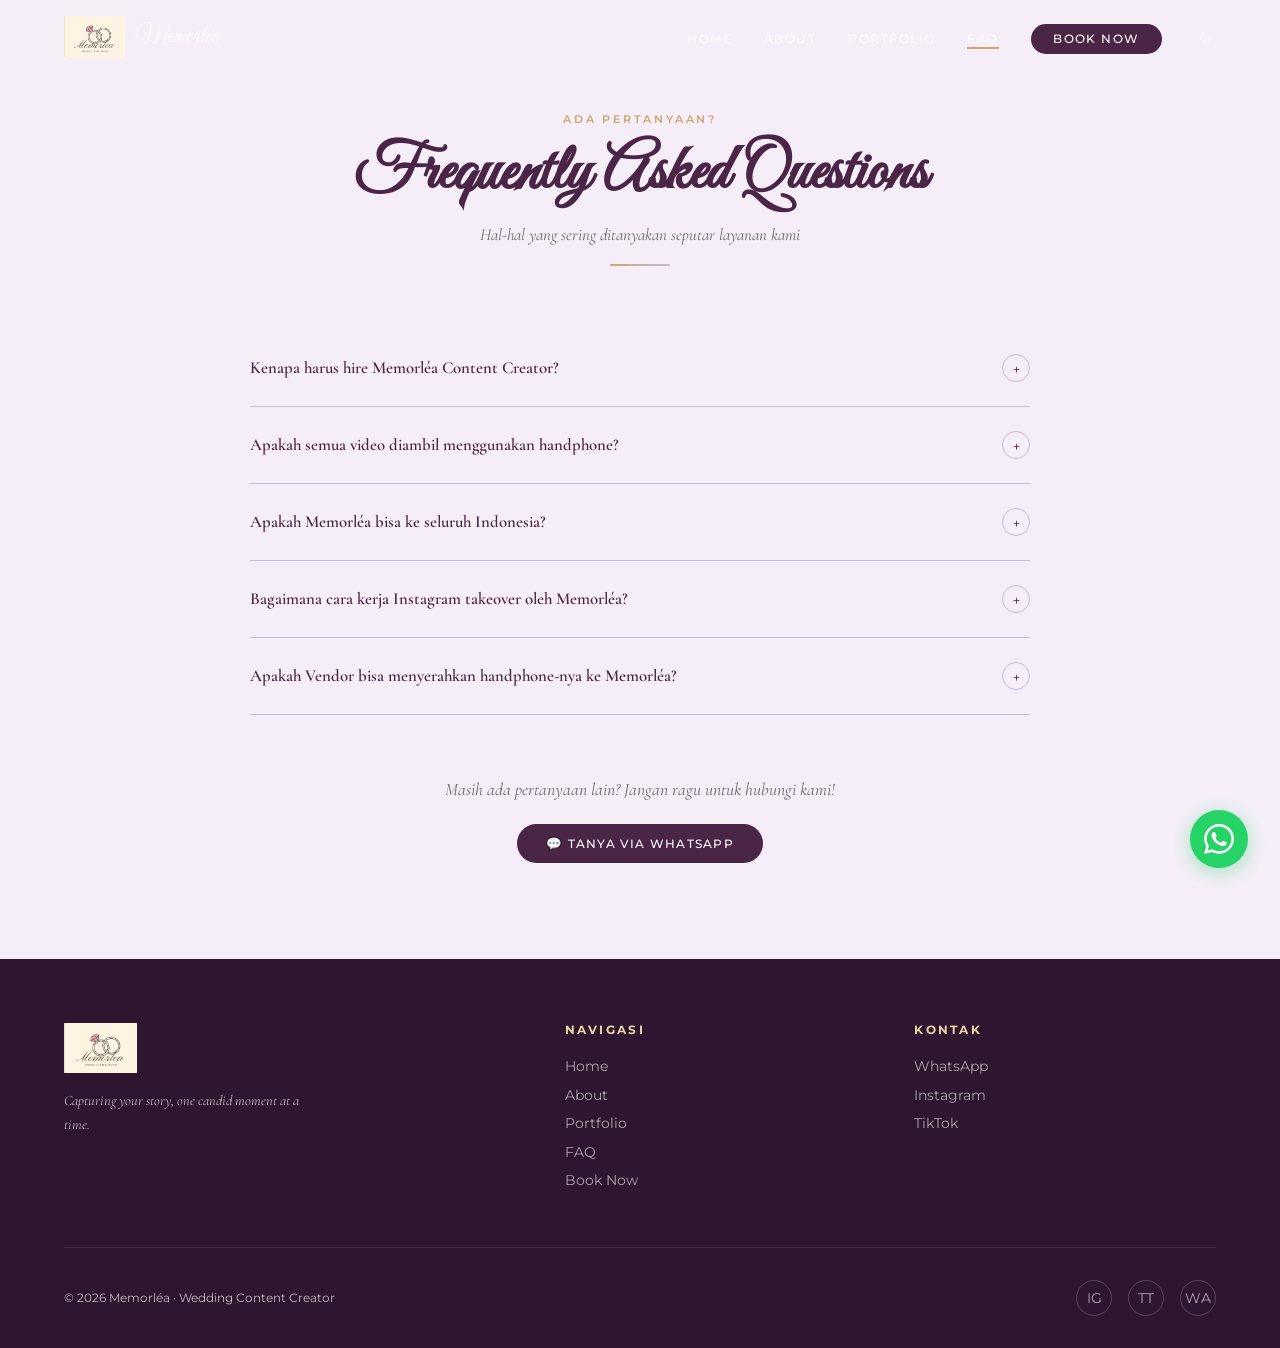
<file: faq.html>
<!DOCTYPE html>
<html lang="id">
<head>
  <meta charset="UTF-8"/>
  <meta name="viewport" content="width=device-width, initial-scale=1.0"/>
  <title>FAQ – Memorléa</title>
  <link rel="icon" type="image/png" href="assets/images/logo.png"/>
  <link rel="stylesheet" href="style.css"/>
</head>
<body>

<div id="loading-screen"><img src="assets/images/logo.png" alt="Memorléa"/><p>Memorléa</p></div>

<nav class="navbar scrolled" id="navbar">
  <a href="index.html" class="navbar-logo" style="text-decoration:none"><img src="assets/images/logo.png" alt="Memorléa"/><span>Memorléa</span></a>
  <ul class="navbar-links" id="navbar-links">
    <li><a href="index.html">Home</a></li>
    <li><a href="about.html">About</a></li>
    <li><a href="portfolio.html">Portfolio</a></li>
    <li><a href="faq.html" class="active">FAQ</a></li>
    <li><a href="form.html" class="nav-cta">Book Now</a></li>
    <li><a href="admin-login.html" class="nav-admin-link" title="Admin">⚙</a></li>
  </ul>
  <div class="hamburger" onclick="toggleMenu()"><span></span><span></span><span></span></div>
</nav>

<main class="section" style="padding-top:7rem;background:var(--blush);min-height:100vh">
  <div class="section-header reveal">
    <p class="section-eyebrow">Ada Pertanyaan?</p>
    <h1 class="section-title">Frequently Asked Questions</h1>
    <p class="section-sub">Hal-hal yang sering ditanyakan seputar layanan kami</p>
    <div class="divider"></div>
  </div>

  <div class="faq-list reveal" id="faq-list">
    <!-- rendered by JS -->
  </div>

  <div style="text-align:center;margin-top:4rem" class="reveal">
    <p style="font-family:var(--font-display);font-size:1.1rem;font-style:italic;color:var(--mid);margin-bottom:1.5rem">
      Masih ada pertanyaan lain? Jangan ragu untuk hubungi kami!
    </p>
    <a href="https://wa.me/6285121148620" target="_blank" class="btn btn-primary">
      💬 Tanya via WhatsApp
    </a>
  </div>
</main>

<footer>
  <div class="footer-grid">
    <div class="footer-brand"><img src="assets/images/logo.png" alt="Memorléa"/><p>Capturing your story, one candid moment at a time.</p></div>
    <div>
      <p class="footer-heading">Navigasi</p>
      <ul class="footer-links">
        <li><a href="index.html">Home</a></li><li><a href="about.html">About</a></li>
        <li><a href="portfolio.html">Portfolio</a></li><li><a href="faq.html">FAQ</a></li>
        <li><a href="form.html">Book Now</a></li>
      </ul>
    </div>
    <div>
      <p class="footer-heading">Kontak</p>
      <ul class="footer-links">
        <li><a href="https://wa.me/6285121148620" target="_blank">WhatsApp</a></li>
        <li><a href="https://www.instagram.com/memorlea" target="_blank">Instagram</a></li>
        <li><a href="https://www.tiktok.com/@memorleya" target="_blank">TikTok</a></li>
      </ul>
    </div>
  </div>
  <div class="footer-bottom">
    <p>© 2026 Memorléa · Wedding Content Creator</p>
    <div class="footer-social">
      <a href="https://www.instagram.com/memorlea" target="_blank">IG</a>
      <a href="https://www.tiktok.com/@memorleya" target="_blank">TT</a>
      <a href="https://wa.me/6285121148620" target="_blank">WA</a>
    </div>
  </div>
</footer>

<a href="https://wa.me/6285121148620" target="_blank" class="wa-float">
  <svg viewBox="0 0 24 24"><path d="M17.472 14.382c-.297-.149-1.758-.867-2.03-.967-.273-.099-.471-.148-.67.15-.197.297-.767.966-.94 1.164-.173.199-.347.223-.644.075-.297-.15-1.255-.463-2.39-1.475-.883-.788-1.48-1.761-1.653-2.059-.173-.297-.018-.458.13-.606.134-.133.298-.347.446-.52.149-.174.198-.298.298-.497.099-.198.05-.371-.025-.52-.075-.149-.669-1.612-.916-2.207-.242-.579-.487-.5-.669-.51-.173-.008-.371-.01-.57-.01-.198 0-.52.074-.792.372-.272.297-1.04 1.016-1.04 2.479 0 1.462 1.065 2.875 1.213 3.074.149.198 2.096 3.2 5.077 4.487.709.306 1.262.489 1.694.625.712.227 1.36.195 1.871.118.571-.085 1.758-.719 2.006-1.413.248-.694.248-1.289.173-1.413-.074-.124-.272-.198-.57-.347m-5.421 7.403h-.004a9.87 9.87 0 01-5.031-1.378l-.361-.214-3.741.982.998-3.648-.235-.374a9.86 9.86 0 01-1.51-5.26c.001-5.45 4.436-9.884 9.888-9.884 2.64 0 5.122 1.03 6.988 2.898a9.825 9.825 0 012.893 6.994c-.003 5.45-4.437 9.884-9.885 9.884m8.413-18.297A11.815 11.815 0 0012.05 0C5.495 0 .16 5.335.157 11.892c0 2.096.547 4.142 1.588 5.945L.057 24l6.305-1.654a11.882 11.882 0 005.683 1.448h.005c6.554 0 11.89-5.335 11.893-11.893a11.821 11.821 0 00-3.48-8.413Z"/></svg>
</a>

<script src="js/faq.js"></script>
</body>
</html>
</file>
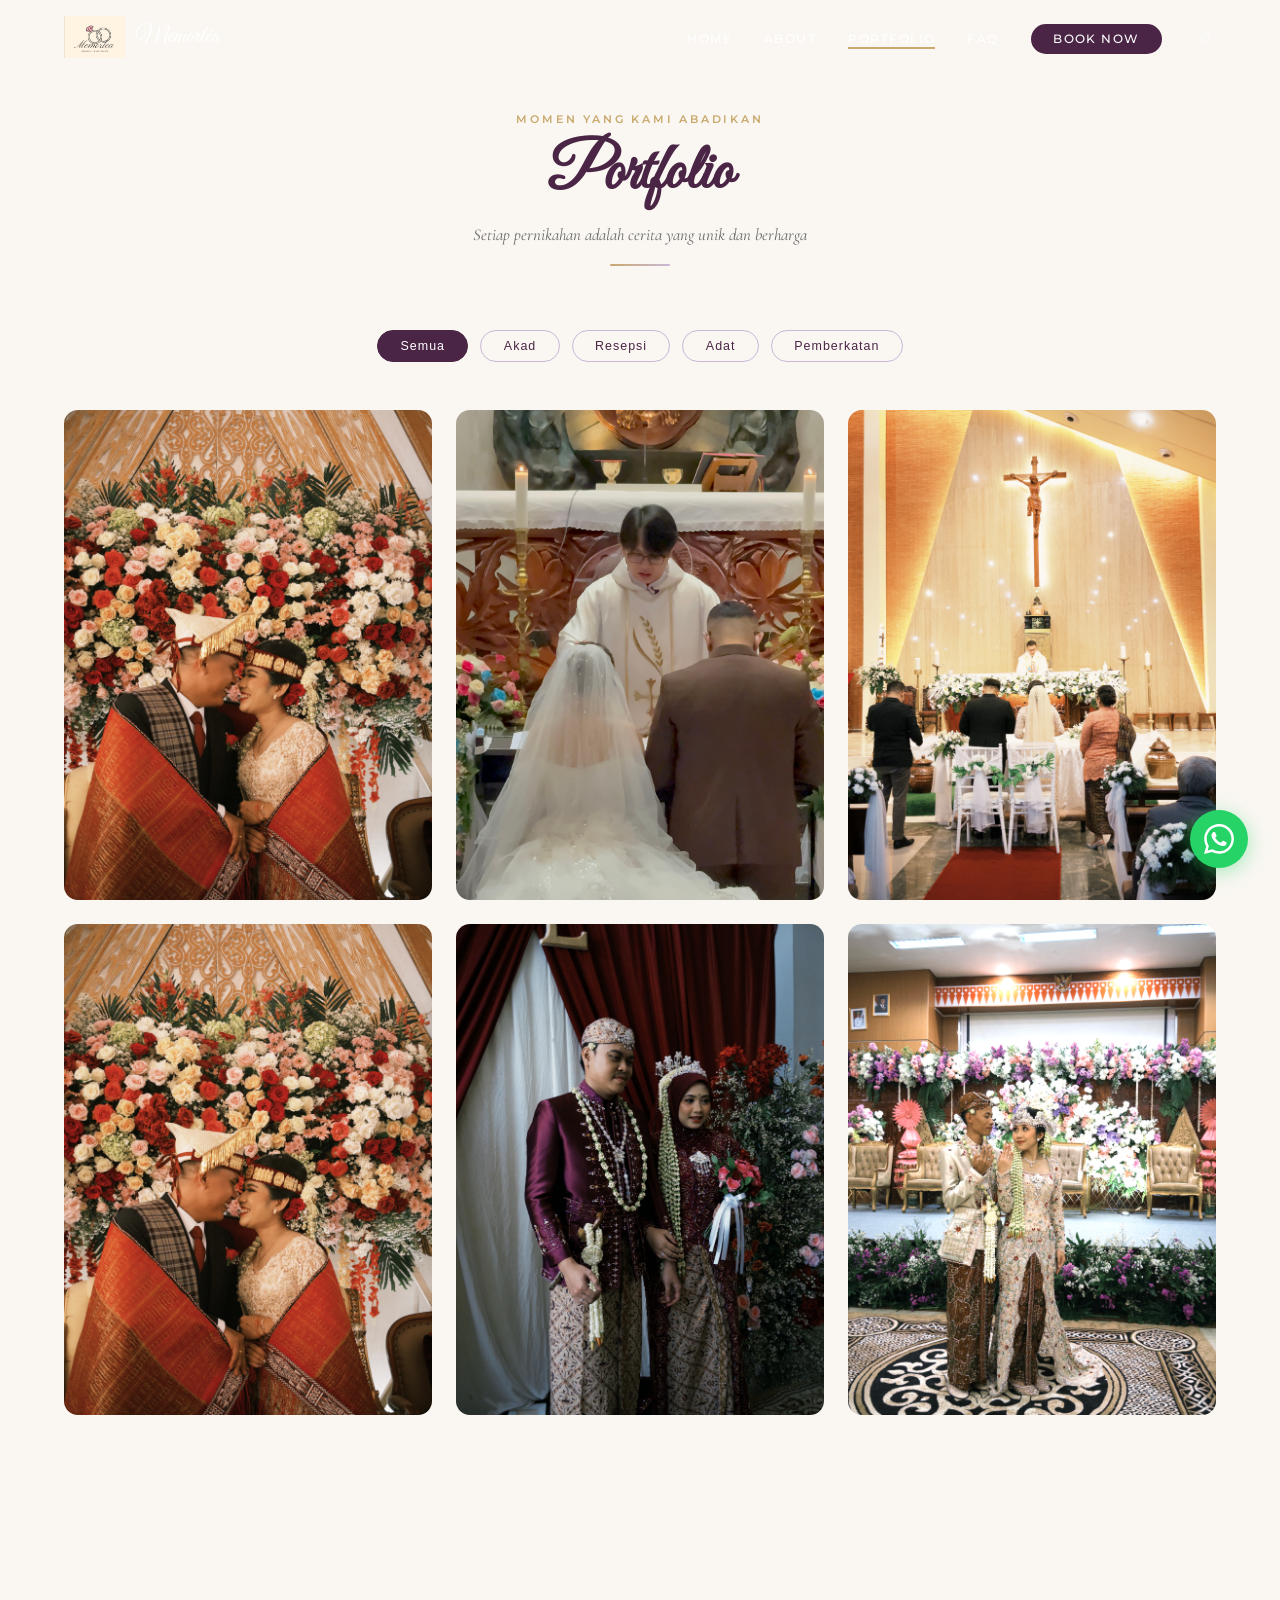
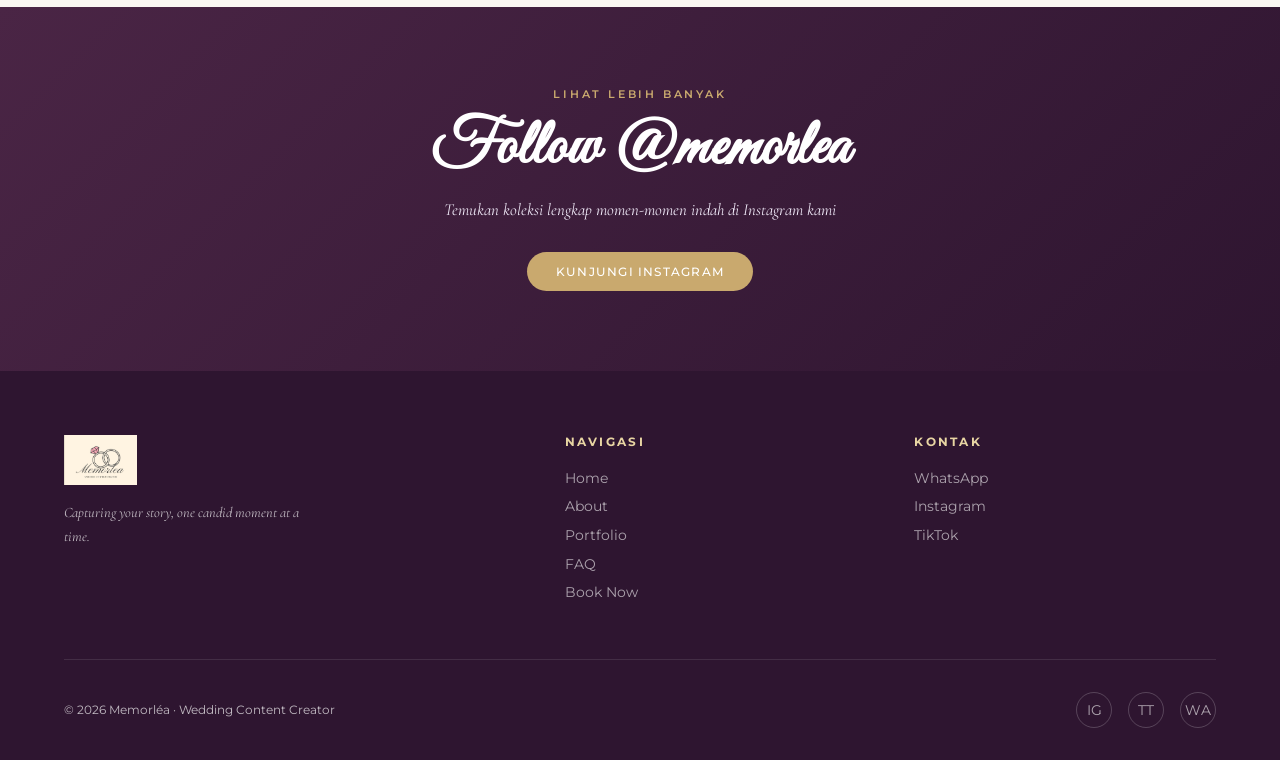
<file: portfolio.html>
<!DOCTYPE html>
<html lang="id">
<head>
  <meta charset="UTF-8"/>
  <meta name="viewport" content="width=device-width, initial-scale=1.0"/>
  <title>Portfolio – Memorléa</title>
  <link rel="icon" type="image/png" href="assets/images/logo.png"/>
  <link rel="stylesheet" href="style.css"/>
  <style>
    .portfolio-filter { display:flex; gap:0.75rem; justify-content:center; flex-wrap:wrap; margin-bottom:3rem; }
    .filter-btn { padding:0.5rem 1.4rem; border-radius:var(--radius-lg); border:1.5px solid var(--lavender); background:transparent; font-size:0.78rem; font-weight:500; letter-spacing:0.08em; cursor:pointer; color:var(--plum); transition:all var(--transition); }
    .filter-btn.active, .filter-btn:hover { background:var(--plum); color:var(--white); border-color:var(--plum); }
    .portfolio-full-grid { display:grid; grid-template-columns:repeat(3,1fr); gap:1.5rem; }
    @media(max-width:768px){ .portfolio-full-grid { grid-template-columns:repeat(2,1fr); } }
    @media(max-width:480px){ .portfolio-full-grid { grid-template-columns:1fr; } }
  </style>
</head>
<body>

<div id="loading-screen"><img src="assets/images/logo.png" alt="Memorléa"/><p>Memorléa</p></div>

<nav class="navbar scrolled" id="navbar">
  <a href="index.html" class="navbar-logo" style="text-decoration:none"><img src="assets/images/logo.png" alt="Memorléa"/><span>Memorléa</span></a>
  <ul class="navbar-links" id="navbar-links">
    <li><a href="index.html">Home</a></li>
    <li><a href="about.html">About</a></li>
    <li><a href="portfolio.html" class="active">Portfolio</a></li>
    <li><a href="faq.html">FAQ</a></li>
    <li><a href="form.html" class="nav-cta">Book Now</a></li>
    <li><a href="admin-login.html" class="nav-admin-link" title="Admin">⚙</a></li>
  </ul>
  <div class="hamburger" onclick="toggleMenu()"><span></span><span></span><span></span></div>
</nav>

<main class="section" style="padding-top:7rem">
  <div class="section-header reveal">
    <p class="section-eyebrow">Momen yang Kami Abadikan</p>
    <h1 class="section-title">Portfolio</h1>
    <p class="section-sub">Setiap pernikahan adalah cerita yang unik dan berharga</p>
    <div class="divider"></div>
  </div>

  <div class="portfolio-filter reveal">
    <button class="filter-btn active" onclick="filterPortfolio('all', this)">Semua</button>
    <button class="filter-btn" onclick="filterPortfolio('akad', this)">Akad</button>
    <button class="filter-btn" onclick="filterPortfolio('resepsi', this)">Resepsi</button>
    <button class="filter-btn" onclick="filterPortfolio('adat', this)">Adat</button>
    <button class="filter-btn" onclick="filterPortfolio('pemberkatan', this)">Pemberkatan</button>
  </div>

  <div class="portfolio-full-grid" id="portfolio-grid">
    <!-- rendered by JS -->
  </div>
</main>

<section class="instagram-section" style="margin-top:6rem">
  <div class="reveal">
    <p class="section-eyebrow" style="color:var(--gold)">Lihat Lebih Banyak</p>
    <h2 class="section-title">Follow @memorlea</h2>
    <p class="section-sub">Temukan koleksi lengkap momen-momen indah di Instagram kami</p>
    <a href="https://www.instagram.com/memorlea?igsh=MXNvOTRiZTgyZTAydg%3D%3D&utm_source=qr" target="_blank" class="btn btn-gold" style="margin-top:2rem">Kunjungi Instagram</a>
  </div>
</section>

<footer>
  <div class="footer-grid">
    <div class="footer-brand"><img src="assets/images/logo.png" alt="Memorléa"/><p>Capturing your story, one candid moment at a time.</p></div>
    <div>
      <p class="footer-heading">Navigasi</p>
      <ul class="footer-links">
        <li><a href="index.html">Home</a></li><li><a href="about.html">About</a></li>
        <li><a href="portfolio.html">Portfolio</a></li><li><a href="faq.html">FAQ</a></li>
        <li><a href="form.html">Book Now</a></li>
      </ul>
    </div>
    <div>
      <p class="footer-heading">Kontak</p>
      <ul class="footer-links">
        <li><a href="https://wa.me/6285121148620" target="_blank">WhatsApp</a></li>
        <li><a href="https://www.instagram.com/memorlea" target="_blank">Instagram</a></li>
        <li><a href="https://www.tiktok.com/@memorleya" target="_blank">TikTok</a></li>
      </ul>
    </div>
  </div>
  <div class="footer-bottom">
    <p>© 2026 Memorléa · Wedding Content Creator</p>
    <div class="footer-social">
      <a href="https://www.instagram.com/memorlea" target="_blank">IG</a>
      <a href="https://www.tiktok.com/@memorleya" target="_blank">TT</a>
      <a href="https://wa.me/6285121148620" target="_blank">WA</a>
    </div>
  </div>
</footer>

<a href="https://wa.me/6285121148620" target="_blank" class="wa-float">
  <svg viewBox="0 0 24 24"><path d="M17.472 14.382c-.297-.149-1.758-.867-2.03-.967-.273-.099-.471-.148-.67.15-.197.297-.767.966-.94 1.164-.173.199-.347.223-.644.075-.297-.15-1.255-.463-2.39-1.475-.883-.788-1.48-1.761-1.653-2.059-.173-.297-.018-.458.13-.606.134-.133.298-.347.446-.52.149-.174.198-.298.298-.497.099-.198.05-.371-.025-.52-.075-.149-.669-1.612-.916-2.207-.242-.579-.487-.5-.669-.51-.173-.008-.371-.01-.57-.01-.198 0-.52.074-.792.372-.272.297-1.04 1.016-1.04 2.479 0 1.462 1.065 2.875 1.213 3.074.149.198 2.096 3.2 5.077 4.487.709.306 1.262.489 1.694.625.712.227 1.36.195 1.871.118.571-.085 1.758-.719 2.006-1.413.248-.694.248-1.289.173-1.413-.074-.124-.272-.198-.57-.347m-5.421 7.403h-.004a9.87 9.87 0 01-5.031-1.378l-.361-.214-3.741.982.998-3.648-.235-.374a9.86 9.86 0 01-1.51-5.26c.001-5.45 4.436-9.884 9.888-9.884 2.64 0 5.122 1.03 6.988 2.898a9.825 9.825 0 012.893 6.994c-.003 5.45-4.437 9.884-9.885 9.884m8.413-18.297A11.815 11.815 0 0012.05 0C5.495 0 .16 5.335.157 11.892c0 2.096.547 4.142 1.588 5.945L.057 24l6.305-1.654a11.882 11.882 0 005.683 1.448h.005c6.554 0 11.89-5.335 11.893-11.893a11.821 11.821 0 00-3.48-8.413Z"/></svg>
</a>

<script src="js/portfolio.js"></script>
</body>
</html>
</file>
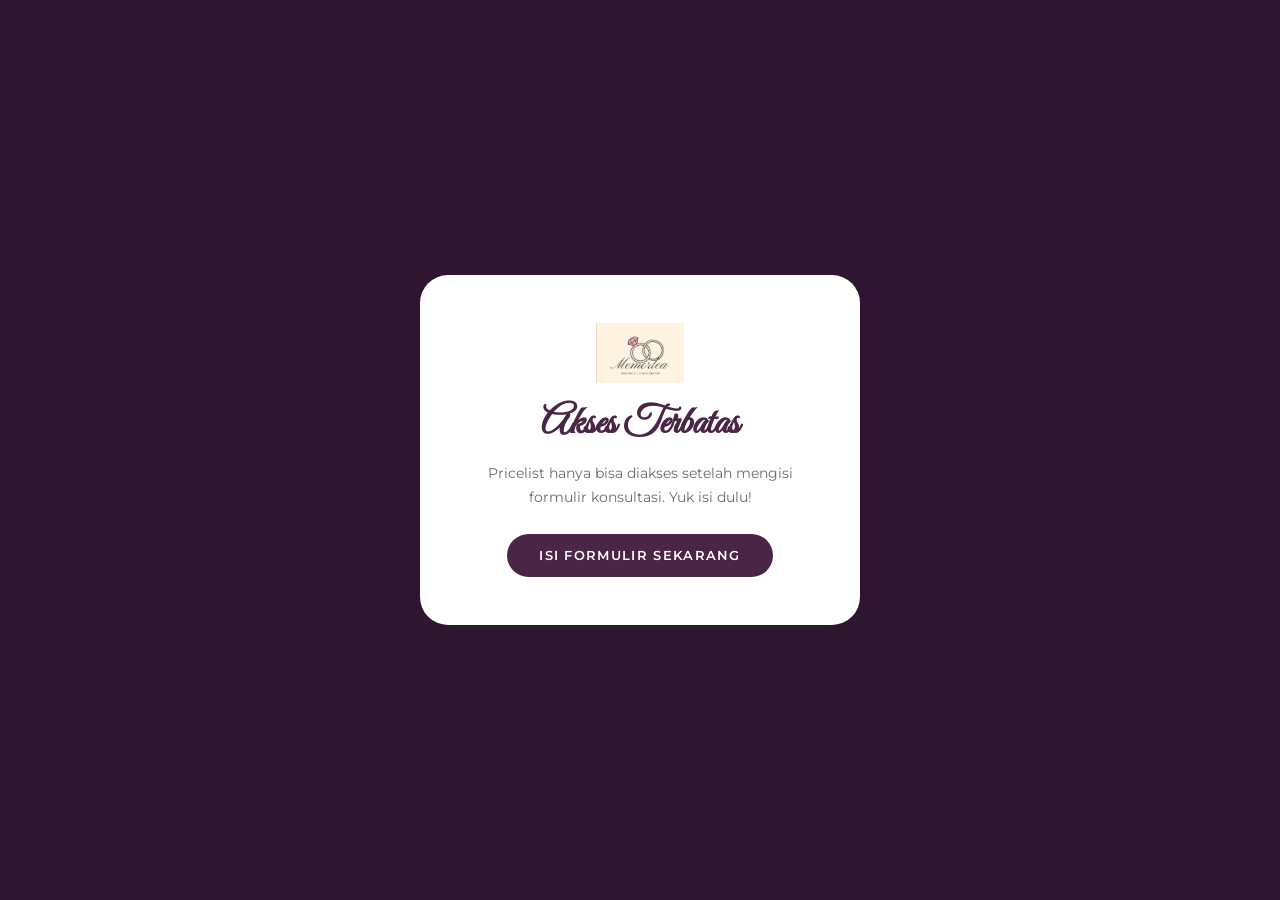
<file: pricelist.html>
<!DOCTYPE html>
<html lang="id">
<head>
  <meta charset="UTF-8"/>
  <meta name="viewport" content="width=device-width, initial-scale=1.0"/>
  <title>Pricelist 2026 – Memorléa</title>
  <link rel="icon" type="image/png" href="assets/images/logo.png"/>
  <link rel="stylesheet" href="style.css"/>
</head>
<body>

<div id="loading-screen">
  <img src="assets/images/logo.png" alt="Memorléa"/>
  <p>Memorléa</p>
</div>
<div class="page-transition" id="page-transition"></div>

<nav class="navbar scrolled" id="navbar">
  <a href="index.html" class="navbar-logo" style="text-decoration:none">
    <img src="assets/images/logo.png" alt="Memorléa"/>
    <span>Memorléa</span>
  </a>
  <ul class="navbar-links" id="navbar-links">
    <li><a href="index.html">Home</a></li>
    <li><a href="about.html">About</a></li>
    <li><a href="portfolio.html">Portfolio</a></li>
    <li><a href="faq.html">FAQ</a></li>
    <li><a href="form.html" class="nav-cta">Book Now</a></li>
    <li><a href="admin-login.html" class="nav-admin-link" title="Admin">⚙</a></li>
  </ul>
  <div class="hamburger" onclick="toggleMenu()"><span></span><span></span><span></span></div>
</nav>

<main class="pricelist-page" id="pricelist-content" style="display:none">

  <!-- Cover -->
  <div class="pricelist-cover">
    <img src="assets/images/hero2.jpg" alt="Pricelist Cover"/>
    <div class="pricelist-cover-overlay">
      <div class="pricelist-cover-logo">
        <img src="assets/images/logo.png" alt="Memorléa"/>
      </div>
      <p class="pricelist-cover-title">Price Guide</p>
      <p class="pricelist-cover-year">FOR 2026</p>
    </div>
  </div>

  <!-- Actions -->
  <div class="pricelist-actions">
    <a href="https://wa.me/6285121148620" target="_blank" class="btn btn-primary" id="wa-contact-btn">
      📱 Chat via WhatsApp
    </a>
    <a href="assets/Pricelist_Memorlea_2026.pdf" download class="btn btn-plum-outline">
      ⬇ Download Pricelist
    </a>
  </div>

  <!-- Luxury Wedding -->
  <div class="pricelist-section">
    <h2 class="pricelist-section-title">Luxury Wedding</h2>
    <div class="packages-grid" style="max-width:480px;margin:0 auto">
      <div class="package-card featured">
        <div class="package-header">
          <p class="package-name">Luxury Wedding</p>
          <p class="package-coverage">Preparation + Akad/Pemberkatan + Reception/Adat</p>
          <p style="font-size:0.72rem;color:var(--lavender-lt);margin-top:0.3rem">*Cocok untuk Batak Wedding atau Luxury Wedding</p>
          <div class="package-price">
            <p class="package-price-old">Rp2.100.000</p>
            <p class="package-price-new">Rp1.750.000</p>
          </div>
        </div>
        <div class="package-body">
          <ul class="package-features">
            <li>8–9 jam standby</li>
            <li>1x online meeting concept</li>
            <li>Free Instagram takeovers</li>
            <li>2 crew content creator</li>
            <li>Hingga <strong>25 edited IG Story</strong> (15 Real Time, 10 Same Day | Mix Photos & Videos)</li>
            <li>2 Highlight Moments (edited, 15 & 30s)</li>
            <li>1 Recap Video</li>
            <li>Banyak Candid Photos</li>
            <li>3 TikTok trend videos (by request)</li>
            <li>Semua video unedited dalam 48 jam</li>
            <li style="color:#dc2626">Belum termasuk biaya transport</li>
          </ul>
        </div>
      </div>
    </div>
  </div>

  <!-- Wedding Packages -->
  <div class="pricelist-section">
    <h2 class="pricelist-section-title">Wedding Packages</h2>
    <p style="text-align:center;font-size:0.85rem;color:var(--mid);margin-bottom:2rem">
      Semua paket sudah termasuk 1 crew content creator, free Instagram takeover, bonus candid photos,<br/>
      dan semua video unedited dikirim dalam 48 jam. Biaya transportasi belum termasuk.
    </p>
    <div class="packages-grid">

      <div class="package-card featured">
        <span class="package-badge">Best Seller</span>
        <div class="package-header">
          <p class="package-name">Parelta</p>
          <p class="package-coverage">Preparation + Akad/Pemberkatan + Reception/Adat</p>
          <div class="package-price">
            <p class="package-price-old">Rp1.400.000</p>
            <p class="package-price-new">Rp1.000.000</p>
          </div>
        </div>
        <div class="package-body">
          <ul class="package-features">
            <li>8 jam standby</li>
            <li>Hingga <strong>20 edited IG Story</strong> (15 Real Time, 5 Same Day)</li>
            <li>1 Recap Video</li>
            <li>2 Highlight Moments (edited 30s, 15s)</li>
            <li>3 TikTok trend videos (by request)</li>
          </ul>
        </div>
      </div>

      <div class="package-card">
        <div class="package-header">
          <p class="package-name">Tara</p>
          <p class="package-coverage">Akad/Pemberkatan + Reception/Adat<br/>*Tanpa preparation</p>
          <div class="package-price">
            <p class="package-price-old">Rp1.000.000</p>
            <p class="package-price-new">Rp725.000</p>
          </div>
        </div>
        <div class="package-body">
          <ul class="package-features">
            <li>6 jam standby</li>
            <li>Hingga <strong>15 edited IG Story</strong> (10 Real Time, 5 Same Day)</li>
            <li>2 Highlight Moments (edited 30s, 15s)</li>
            <li>2 TikTok trend videos (by request)</li>
          </ul>
        </div>
      </div>

      <div class="package-card">
        <div class="package-header">
          <p class="package-name">Sean</p>
          <p class="package-coverage">Akad/Pemberkatan atau Reception Only</p>
          <div class="package-price">
            <p class="package-price-old">Rp750.000</p>
            <p class="package-price-new">Rp575.000</p>
          </div>
        </div>
        <div class="package-body">
          <ul class="package-features">
            <li>4 jam standby</li>
            <li>Hingga <strong>10 IG Story</strong> (Real Time)</li>
            <li>1 Recap Video</li>
            <li>2 TikTok trend videos (by request)</li>
          </ul>
        </div>
      </div>

    </div>
  </div>

  <!-- Event Packages -->
  <div class="pricelist-section">
    <h2 class="pricelist-section-title">Event Packages</h2>
    <div class="packages-grid" style="max-width:640px;margin:0 auto">

      <div class="package-card">
        <div class="package-header">
          <p class="package-name">Pre-Wedding</p>
          <p class="package-coverage">Engagement, Bridal Shower, Siraman, Sangjit, Prewedd Photoshoot, dll</p>
          <div class="package-price">
            <p class="package-price-old">Rp600.000</p>
            <p class="package-price-new">Rp450.000</p>
          </div>
        </div>
        <div class="package-body">
          <ul class="package-features">
            <li>3 jam standby</li>
            <li>Hingga 7 IG Story (Same Day)</li>
            <li>1 Recap Video</li>
            <li>1 Highlight Moment (edited 30s)</li>
            <li>2 TikTok trend videos (by request)</li>
          </ul>
        </div>
      </div>

      <div class="package-card">
        <div class="package-header">
          <p class="package-name">Non Wedding</p>
          <p class="package-coverage">Graduation, Birthday, Gathering, dll</p>
          <div class="package-price">
            <p class="package-price-old">Rp500.000</p>
            <p class="package-price-new">Rp400.000</p>
          </div>
        </div>
        <div class="package-body">
          <ul class="package-features">
            <li>2 jam standby</li>
            <li>1 Recap Video</li>
            <li>2 Highlight Moments (edited 30s, 15s)</li>
            <li>2 TikTok trend videos (by request)</li>
          </ul>
        </div>
      </div>

    </div>
  </div>

  <!-- Add-ons -->
  <div class="pricelist-section">
    <h2 class="pricelist-section-title">Additional Add-ons</h2>
    <div class="addons-grid">
      <div class="addon-card">
        <p class="addon-title">Extended Coverage Hours</p>
        <p class="addon-price">Rp125.000 / jam</p>
      </div>
      <div class="addon-card">
        <p class="addon-title">Early Morning Coverage</p>
        <p class="addon-price">Rp100.000 / jam</p>
        <p class="addon-note">Mulai sebelum pukul 06.00</p>
      </div>
      <div class="addon-card">
        <p class="addon-title">Additional Crew Member</p>
        <p class="addon-price">Rp400K – Rp800K</p>
        <p class="addon-note">Per crew, berdasarkan durasi</p>
      </div>
      <div class="addon-card">
        <p class="addon-title">Extra Highlight Moment</p>
        <p class="addon-price">Rp50.000</p>
      </div>
      <div class="addon-card">
        <p class="addon-title">TikTok Trend Recreation</p>
        <p class="addon-price">Rp50.000</p>
      </div>
      <div class="addon-card">
        <p class="addon-title">Landscape Format Output</p>
        <p class="addon-price">Rp400.000</p>
      </div>
    </div>
  </div>

  <!-- T&C -->
  <div class="pricelist-section">
    <h2 class="pricelist-section-title">Terms &amp; Conditions</h2>
    <div class="tnc-box">
      <h4>Booking &amp; Pembayaran</h4>
      <ul>
        <li>Wajib DP 50% untuk booking tanggal, pelunasan maksimal H-3 sebelum acara.</li>
        <li>DP bersifat non-refundable jika pembatalan dilakukan oleh klien. Force Majeure akan didiskusikan bersama.</li>
        <li>Reschedule hanya 1x, sesuai ketersediaan tim.</li>
      </ul>
      <h4>Jadwal &amp; Rundown</h4>
      <ul>
        <li>Jam di form = jam mulai shooting.</li>
        <li>Klien wajib mengirim rundown final &amp; referensi konten maksimal H-2.</li>
        <li>Klien wajib menginformasikan WO/vendor terkait penggunaan jasa Memorléa.</li>
      </ul>
      <h4>Durasi &amp; Additional Hours</h4>
      <ul>
        <li>Kelebihan waktu lebih dari 30 menit akan dikenakan biaya tambahan setara 1 jam kerja.</li>
      </ul>
      <h4>Konten &amp; Hak Penggunaan</h4>
      <ul>
        <li>Konten dapat digunakan untuk promosi, kecuali klien menyampaikan keberatan secara tertulis.</li>
      </ul>
      <h4>Transportasi</h4>
      <ul>
        <li>Seluruh harga belum termasuk biaya transportasi, disesuaikan dengan lokasi acara.</li>
      </ul>
      <h4>Pengiriman File</h4>
      <ul>
        <li>File dikirim via Google Drive dengan masa aktif link <strong>2 minggu</strong> sejak tanggal pengiriman.</li>
      </ul>
    </div>
  </div>

</main>

<!-- Gate: redirect jika tidak ada token -->
<div id="gate-overlay" style="display:none;position:fixed;inset:0;background:var(--plum-dark);z-index:9999;display:flex;align-items:center;justify-content:center;text-align:center;padding:2rem">
  <div style="background:white;border-radius:28px;padding:3rem 2.5rem;max-width:440px">
    <img src="assets/images/logo.png" style="height:60px;margin:0 auto 1rem"/>
    <h2 style="font-family:'Great Vibes',cursive;font-size:2.5rem;color:#4A2545">Akses Terbatas</h2>
    <p style="font-size:0.9rem;color:#6B6B6B;margin-top:0.75rem;line-height:1.7">Pricelist hanya bisa diakses setelah mengisi formulir konsultasi. Yuk isi dulu!</p>
    <a href="form.html" style="display:inline-block;margin-top:1.5rem;padding:0.85rem 2rem;background:#4A2545;color:white;border-radius:28px;font-size:0.82rem;font-weight:600;letter-spacing:0.1em;text-transform:uppercase">Isi Formulir Sekarang</a>
  </div>
</div>

<a href="https://wa.me/6285121148620" target="_blank" class="wa-float">
  <svg viewBox="0 0 24 24"><path d="M17.472 14.382c-.297-.149-1.758-.867-2.03-.967-.273-.099-.471-.148-.67.15-.197.297-.767.966-.94 1.164-.173.199-.347.223-.644.075-.297-.15-1.255-.463-2.39-1.475-.883-.788-1.48-1.761-1.653-2.059-.173-.297-.018-.458.13-.606.134-.133.298-.347.446-.52.149-.174.198-.298.298-.497.099-.198.05-.371-.025-.52-.075-.149-.669-1.612-.916-2.207-.242-.579-.487-.5-.669-.51-.173-.008-.371-.01-.57-.01-.198 0-.52.074-.792.372-.272.297-1.04 1.016-1.04 2.479 0 1.462 1.065 2.875 1.213 3.074.149.198 2.096 3.2 5.077 4.487.709.306 1.262.489 1.694.625.712.227 1.36.195 1.871.118.571-.085 1.758-.719 2.006-1.413.248-.694.248-1.289.173-1.413-.074-.124-.272-.198-.57-.347m-5.421 7.403h-.004a9.87 9.87 0 01-5.031-1.378l-.361-.214-3.741.982.998-3.648-.235-.374a9.86 9.86 0 01-1.51-5.26c.001-5.45 4.436-9.884 9.888-9.884 2.64 0 5.122 1.03 6.988 2.898a9.825 9.825 0 012.893 6.994c-.003 5.45-4.437 9.884-9.885 9.884m8.413-18.297A11.815 11.815 0 0012.05 0C5.495 0 .16 5.335.157 11.892c0 2.096.547 4.142 1.588 5.945L.057 24l6.305-1.654a11.882 11.882 0 005.683 1.448h.005c6.554 0 11.89-5.335 11.893-11.893a11.821 11.821 0 00-3.48-8.413Z"/></svg>
</a>

<script src="js/pricelist.js"></script>
</body>
</html>
</file>
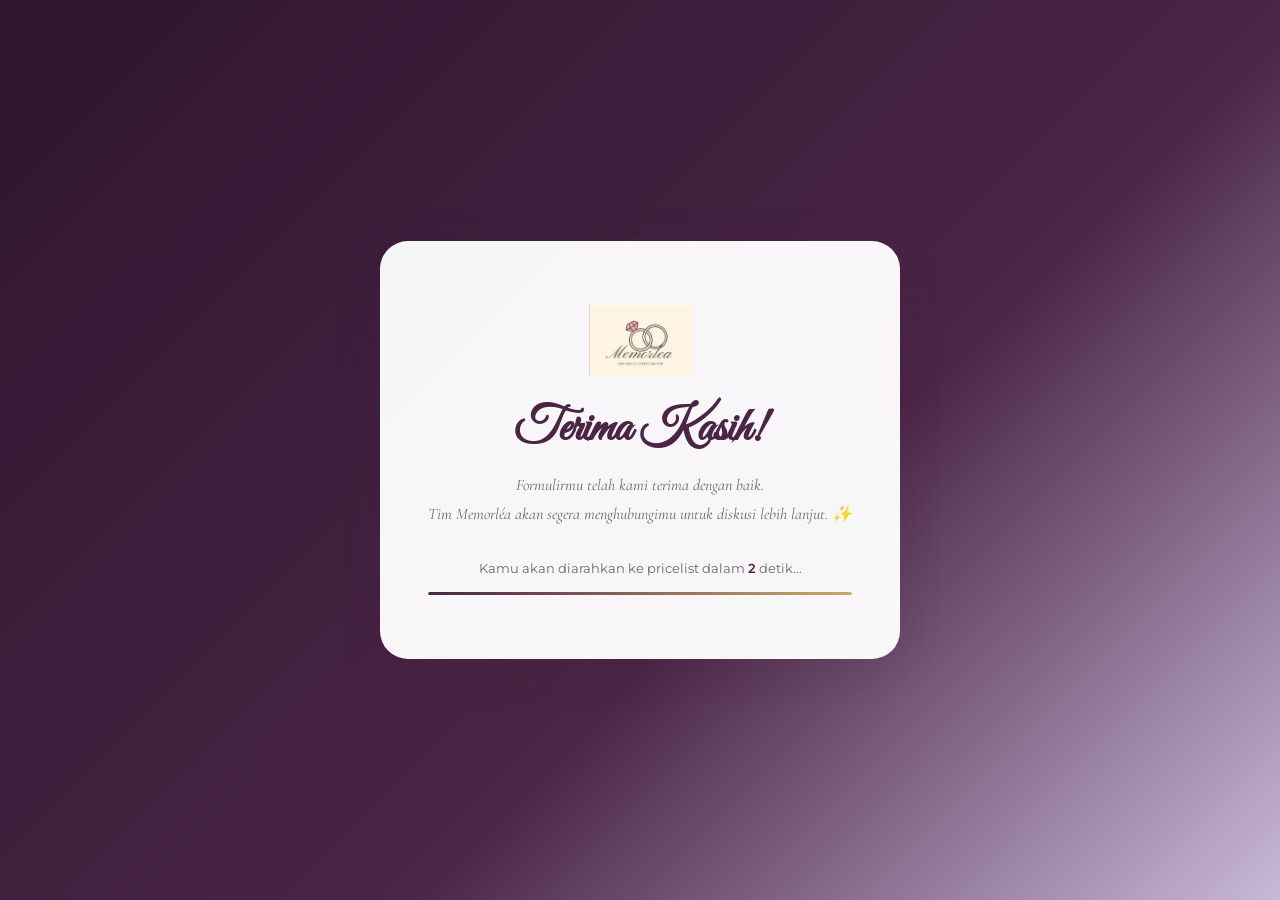
<file: thankyou.html>
<!DOCTYPE html>
<html lang="id">
<head>
  <meta charset="UTF-8"/>
  <meta name="viewport" content="width=device-width, initial-scale=1.0"/>
  <title>Terima Kasih – Memorléa</title>
  <link rel="icon" type="image/png" href="assets/images/logo.png"/>
  <link rel="stylesheet" href="style.css"/>
</head>
<body>

<main class="thankyou-page">
  <div class="thankyou-card">
    <img src="assets/images/logo.png" alt="Memorléa"/>
    <h1 class="thankyou-title">Terima Kasih!</h1>
    <p class="thankyou-msg" id="thankyou-msg">
      Formulirmu telah kami terima dengan baik.<br/>
      Tim Memorléa akan segera menghubungimu untuk diskusi lebih lanjut. ✨
    </p>
    <p class="thankyou-redirect">
      Kamu akan diarahkan ke pricelist dalam <span id="countdown">3</span> detik...
    </p>
    <div class="thankyou-progress">
      <div class="thankyou-progress-bar" id="progress-bar"></div>
    </div>
  </div>
</main>

<script src="js/thankyou.js"></script>
</body>
</html>
</file>
<file: style.css>
@import url('https://fonts.googleapis.com/css2?family=Cormorant+Garamond:ital,wght@0,300;0,400;0,600;1,300;1,400&family=Great+Vibes&family=Montserrat:wght@300;400;500;600&display=swap');

:root {
  --plum:        #4A2545;
  --plum-dark:   #2E1530;
  --lavender:    #C9B8D8;
  --lavender-lt: #EDE6F5;
  --blush:       #F5EEF8;
  --cream:       #FAF7F2;
  --gold:        #C9A96E;
  --gold-lt:     #E8D5A3;
  --charcoal:    #2C2C2C;
  --mid:         #6B6B6B;
  --white:       #FFFFFF;
  --font-script:  'Great Vibes', cursive;
  --font-display: 'Cormorant Garamond', serif;
  --font-body:    'Montserrat', sans-serif;
  --radius-sm: 6px;
  --radius-md: 14px;
  --radius-lg: 28px;
  --transition: 0.35s cubic-bezier(0.4,0,0.2,1);
  --shadow-soft: 0 4px 24px rgba(74,37,69,0.10);
  --shadow-md:   0 8px 40px rgba(74,37,69,0.18);
}
*,*::before,*::after{box-sizing:border-box;margin:0;padding:0}
html{scroll-behavior:smooth;font-size:16px}
body{font-family:var(--font-body);background:var(--cream);color:var(--charcoal);overflow-x:hidden}
img{display:block;max-width:100%}
a{text-decoration:none;color:inherit}
ul{list-style:none}

/* LOADING */
#loading-screen{position:fixed;inset:0;background:var(--plum-dark);display:flex;flex-direction:column;align-items:center;justify-content:center;z-index:9999;transition:opacity 0.6s ease,visibility 0.6s ease}
#loading-screen.hidden{opacity:0;visibility:hidden;pointer-events:none}
#loading-screen img{width:110px;animation:pulse 1.8s ease-in-out infinite}
#loading-screen p{font-family:var(--font-script);color:var(--gold-lt);font-size:1.4rem;margin-top:1rem}
@keyframes pulse{0%,100%{opacity:1;transform:scale(1)}50%{opacity:0.6;transform:scale(0.95)}}

/* NAVBAR */
.navbar{position:fixed;top:0;left:0;right:0;z-index:100;display:flex;align-items:center;justify-content:space-between;padding:1rem 5%;background:transparent;transition:background var(--transition),box-shadow var(--transition)}
.navbar.scrolled{background:rgba(250,247,242,0.97);backdrop-filter:blur(16px);-webkit-backdrop-filter:blur(16px);box-shadow:0 2px 20px rgba(74,37,69,0.08)}
.navbar-logo{display:flex;align-items:center;gap:0.6rem}
.navbar-logo img{height:42px}
.navbar-logo span{font-family:var(--font-script);font-size:1.5rem;color:var(--white);transition:color var(--transition)}
.navbar.scrolled .navbar-logo span{color:var(--plum)}
.navbar-links{display:flex;gap:2rem;align-items:center}
.navbar-links a{font-size:0.76rem;font-weight:500;letter-spacing:0.12em;text-transform:uppercase;color:var(--white);position:relative;transition:color var(--transition)}
.navbar.scrolled .navbar-links a{color:var(--charcoal)}
.navbar-links a::after{content:'';position:absolute;bottom:-3px;left:0;width:0;height:1.5px;background:var(--gold);transition:width var(--transition)}
.navbar-links a:hover::after,.navbar-links a.active::after{width:100%}
.nav-cta{background:var(--plum)!important;color:var(--white)!important;padding:0.5rem 1.4rem;border-radius:var(--radius-lg);font-size:0.74rem!important;transition:background var(--transition),transform var(--transition)!important}
.nav-cta:hover{background:var(--gold)!important;transform:translateY(-1px)}
.nav-cta::after{display:none!important}
.hamburger{display:none;flex-direction:column;gap:5px;cursor:pointer;padding:4px}
.hamburger span{display:block;width:24px;height:2px;background:var(--white);transition:var(--transition)}
.navbar.scrolled .hamburger span{background:var(--plum)}

/* HERO */
.hero{position:relative;height:100vh;min-height:600px;overflow:hidden}
.hero-slide{position:absolute;inset:0;opacity:0;transition:opacity 1.2s ease}
.hero-slide.active{opacity:1}
.hero-slide img{width:100%;height:100%;object-fit:cover;object-position:center top}
.hero-overlay{position:absolute;inset:0;background:linear-gradient(to bottom,rgba(46,21,48,0.2) 0%,rgba(46,21,48,0.55) 60%,rgba(46,21,48,0.75) 100%)}
.hero-content{position:absolute;inset:0;display:flex;flex-direction:column;align-items:center;justify-content:center;text-align:center;padding:0 1.5rem;color:var(--white)}
.hero-eyebrow{font-size:0.72rem;font-weight:500;letter-spacing:0.25em;text-transform:uppercase;color:var(--gold-lt);margin-bottom:1rem;opacity:0;animation:fadeUp 1s 0.4s forwards}
.hero-title{font-family:var(--font-script);font-size:clamp(3.5rem,8vw,7rem);line-height:1.1;color:var(--white);opacity:0;animation:fadeUp 1s 0.7s forwards}
.hero-sub{font-family:var(--font-display);font-size:clamp(1rem,2vw,1.25rem);font-weight:300;font-style:italic;color:var(--lavender-lt);margin-top:0.8rem;letter-spacing:0.04em;opacity:0;animation:fadeUp 1s 1s forwards}
.hero-actions{display:flex;gap:1rem;margin-top:2.5rem;opacity:0;animation:fadeUp 1s 1.3s forwards}
.hero-dots{position:absolute;bottom:2rem;left:50%;transform:translateX(-50%);display:flex;gap:0.5rem}
.hero-dot{width:8px;height:8px;border-radius:50%;background:rgba(255,255,255,0.45);cursor:pointer;transition:background var(--transition),transform var(--transition)}
.hero-dot.active{background:var(--gold);transform:scale(1.3)}

/* BUTTONS */
.btn{display:inline-flex;align-items:center;gap:0.5rem;padding:0.75rem 1.8rem;border-radius:var(--radius-lg);font-family:var(--font-body);font-size:0.78rem;font-weight:500;letter-spacing:0.1em;text-transform:uppercase;cursor:pointer;border:none;transition:all var(--transition)}
.btn-primary{background:var(--plum);color:var(--white)}
.btn-primary:hover{background:var(--plum-dark);transform:translateY(-2px);box-shadow:var(--shadow-soft)}
.btn-outline{background:transparent;color:var(--white);border:1.5px solid rgba(255,255,255,0.7)}
.btn-outline:hover{background:rgba(255,255,255,0.12);transform:translateY(-2px)}
.btn-gold{background:var(--gold);color:var(--white)}
.btn-gold:hover{background:#b8945a;transform:translateY(-2px);box-shadow:var(--shadow-soft)}
.btn-plum-outline{background:transparent;color:var(--plum);border:1.5px solid var(--plum)}
.btn-plum-outline:hover{background:var(--plum);color:var(--white);transform:translateY(-2px)}

/* SECTIONS */
.section{padding:6rem 5%}
.section-header{text-align:center;margin-bottom:4rem}
.section-eyebrow{font-size:0.7rem;font-weight:600;letter-spacing:0.25em;text-transform:uppercase;color:var(--gold);margin-bottom:0.75rem}
.section-title{font-family:var(--font-script);font-size:clamp(2.5rem,5vw,4rem);color:var(--plum);line-height:1.15}
.section-sub{font-family:var(--font-display);font-size:1.05rem;font-style:italic;color:var(--mid);margin-top:0.75rem}
.divider{width:60px;height:2px;background:linear-gradient(90deg,var(--gold),var(--lavender));margin:1.2rem auto 0;border-radius:2px}

/* STATS */
.stats-section{background:linear-gradient(135deg,var(--plum-dark) 0%,var(--plum) 100%);padding:5rem 5%;position:relative;overflow:hidden}
.stats-section::before{content:'';position:absolute;top:-50%;left:-20%;width:500px;height:500px;border-radius:50%;background:rgba(201,169,110,0.07);pointer-events:none}
.stats-eyebrow{text-align:center;font-size:0.7rem;font-weight:600;letter-spacing:0.25em;text-transform:uppercase;color:var(--gold);margin-bottom:0.5rem}
.stats-title{text-align:center;font-family:var(--font-script);font-size:clamp(2rem,4vw,3.2rem);color:var(--white);margin-bottom:3.5rem}
.stats-grid{display:grid;grid-template-columns:repeat(4,1fr);gap:2rem;max-width:800px;margin:0 auto}
.stat-card{text-align:center}
.stat-number{font-family:var(--font-display);font-size:clamp(2.8rem,5vw,4rem);font-weight:600;color:var(--white);line-height:1}
.stat-plus{color:var(--gold)}
.stat-label{font-size:0.72rem;font-weight:500;letter-spacing:0.18em;text-transform:uppercase;color:var(--lavender);margin-top:0.5rem}
.stats-tagline{text-align:center;font-family:var(--font-display);font-size:1.1rem;font-style:italic;color:var(--gold-lt);margin-top:3rem}

/* HOW IT WORKS */
.howitworks-section{background:var(--blush)}
.steps-grid{display:grid;grid-template-columns:repeat(4,1fr);gap:2rem;position:relative}
.steps-grid::before{content:'';position:absolute;top:2.5rem;left:12.5%;right:12.5%;height:1px;background:linear-gradient(90deg,transparent,var(--lavender),transparent)}
.step-card{text-align:center;padding:2.5rem 1.5rem 2rem;background:var(--white);border-radius:var(--radius-md);box-shadow:var(--shadow-soft);position:relative;transition:transform var(--transition),box-shadow var(--transition)}
.step-card:hover{transform:translateY(-6px);box-shadow:var(--shadow-md)}
.step-icon{width:56px;height:56px;border-radius:50%;background:linear-gradient(135deg,var(--plum),var(--lavender));display:flex;align-items:center;justify-content:center;margin:0 auto 1.2rem;font-size:1.4rem}
.step-num{position:absolute;top:-12px;right:1.2rem;font-family:var(--font-display);font-size:3rem;font-weight:600;color:var(--lavender-lt);line-height:1}
.step-title{font-family:var(--font-display);font-size:1.1rem;font-weight:600;color:var(--plum);margin-bottom:0.5rem}
.step-desc{font-size:0.82rem;line-height:1.7;color:var(--mid)}

/* PORTFOLIO */
.portfolio-grid{display:grid;grid-template-columns:repeat(3,1fr);gap:1.5rem}
.portfolio-card{position:relative;border-radius:var(--radius-md);overflow:hidden;aspect-ratio:3/4;cursor:pointer}
.portfolio-card img{width:100%;height:100%;object-fit:cover;transition:transform 0.6s ease}
.portfolio-card:hover img{transform:scale(1.06)}
.portfolio-card-overlay{position:absolute;inset:0;background:linear-gradient(to top,rgba(46,21,48,0.85) 0%,transparent 55%);opacity:0;transition:opacity var(--transition);display:flex;align-items:flex-end;padding:1.5rem}
.portfolio-card:hover .portfolio-card-overlay{opacity:1}
.portfolio-card-name{font-family:var(--font-script);font-size:1.8rem;color:var(--white)}

/* TESTIMONIALS */
.testimonials-section{background:var(--lavender-lt)}
.testimonials-track{overflow:hidden}
.testimonials-inner{display:flex;gap:2rem;transition:transform 0.6s ease}
.testimonial-card{min-width:calc(33.33% - 1.4rem);background:var(--white);border-radius:var(--radius-md);padding:2.5rem 2rem;box-shadow:var(--shadow-soft);position:relative}
.testimonial-card::before{content:'\201C';font-family:var(--font-display);font-size:5rem;color:var(--lavender);position:absolute;top:0.5rem;left:1.2rem;line-height:1}
.testimonial-text{font-family:var(--font-display);font-size:1rem;font-style:italic;line-height:1.75;color:var(--charcoal);margin-top:1.5rem}
.testimonial-author{margin-top:1.5rem;display:flex;align-items:center;gap:0.75rem}
.testimonial-avatar{width:44px;height:44px;border-radius:50%;background:linear-gradient(135deg,var(--plum),var(--lavender));display:flex;align-items:center;justify-content:center;font-family:var(--font-script);font-size:1.2rem;color:var(--white);flex-shrink:0}
.testimonial-name{font-family:var(--font-display);font-size:1rem;font-weight:600;color:var(--plum)}
.testimonial-event{font-size:0.75rem;color:var(--mid);letter-spacing:0.05em}
.testimonial-nav{display:flex;justify-content:center;gap:0.5rem;margin-top:2.5rem}
.testimonial-dot{width:8px;height:8px;border-radius:50%;background:var(--lavender);cursor:pointer;transition:background var(--transition),transform var(--transition)}
.testimonial-dot.active{background:var(--plum);transform:scale(1.3)}

/* INSTAGRAM */
.instagram-section{background:linear-gradient(135deg,var(--plum) 0%,var(--plum-dark) 100%);padding:5rem 5%;text-align:center}
.instagram-section .section-title{color:var(--white)}
.instagram-section .section-sub{color:var(--lavender-lt)}
.instagram-handle{font-family:var(--font-display);font-size:1.4rem;font-style:italic;color:var(--gold-lt);margin:1.5rem 0}

/* FAQ */
.faq-list{max-width:780px;margin:0 auto}
.faq-item{border-bottom:1px solid var(--lavender);overflow:hidden}
.faq-question{width:100%;display:flex;justify-content:space-between;align-items:center;padding:1.5rem 0;background:none;border:none;cursor:pointer;text-align:left;font-family:var(--font-display);font-size:1.05rem;font-weight:600;color:var(--plum);transition:color var(--transition);gap:1rem}
.faq-question:hover{color:var(--gold)}
.faq-icon{width:28px;height:28px;flex-shrink:0;border-radius:50%;border:1.5px solid var(--lavender);display:flex;align-items:center;justify-content:center;font-size:1.1rem;color:var(--plum);transition:all var(--transition)}
.faq-item.open .faq-icon{background:var(--plum);color:var(--white);border-color:var(--plum);transform:rotate(45deg)}
.faq-answer{max-height:0;overflow:hidden;transition:max-height 0.4s ease,padding 0.3s ease}
.faq-item.open .faq-answer{max-height:400px;padding-bottom:1.5rem}
.faq-answer p{font-size:0.88rem;line-height:1.85;color:var(--mid)}

/* FORM PAGE */
.form-page{min-height:100vh;padding:8rem 5% 5rem;background:var(--blush)}
.form-container{max-width:680px;margin:0 auto;background:var(--white);border-radius:var(--radius-lg);padding:3.5rem 3rem;box-shadow:var(--shadow-md)}
.form-header{text-align:center;margin-bottom:2.5rem}
.form-header img{height:60px;margin:0 auto 1rem}
.form-title{font-family:var(--font-script);font-size:2.8rem;color:var(--plum)}
.form-sub{font-family:var(--font-display);font-size:0.95rem;font-style:italic;color:var(--mid);margin-top:0.4rem}
.form-group{margin-bottom:1.5rem}
.form-group label{display:block;font-size:0.78rem;font-weight:600;letter-spacing:0.08em;text-transform:uppercase;color:var(--plum);margin-bottom:0.5rem}
.form-group label span{color:#e53e3e;margin-left:2px}
.form-group input,.form-group select,.form-group textarea{width:100%;padding:0.85rem 1.1rem;border:1.5px solid var(--lavender);border-radius:var(--radius-sm);font-family:var(--font-body);font-size:0.88rem;color:var(--charcoal);background:var(--cream);transition:border-color var(--transition),box-shadow var(--transition);outline:none;-webkit-appearance:none;appearance:none}
.form-group input:focus,.form-group select:focus,.form-group textarea:focus{border-color:var(--plum);box-shadow:0 0 0 3px rgba(74,37,69,0.08);background:var(--white)}
.form-group textarea{resize:vertical;min-height:110px}
.form-error{font-size:0.75rem;color:#e53e3e;margin-top:0.35rem;display:none}
.form-error.show{display:block}
.form-grid-2{display:grid;grid-template-columns:1fr 1fr;gap:1rem}
.form-checkbox{display:flex;align-items:flex-start;gap:0.75rem;cursor:pointer}
.form-checkbox input{width:auto;margin-top:2px;accent-color:var(--plum)}
.form-checkbox span{font-size:0.82rem;color:var(--mid);line-height:1.6}
.form-submit{width:100%;padding:1rem;background:var(--plum);color:var(--white);border:none;border-radius:var(--radius-lg);font-family:var(--font-body);font-size:0.82rem;font-weight:600;letter-spacing:0.12em;text-transform:uppercase;cursor:pointer;transition:all var(--transition);margin-top:1.5rem}
.form-submit:hover{background:var(--plum-dark);transform:translateY(-2px);box-shadow:var(--shadow-soft)}
.form-submit:disabled{opacity:0.6;cursor:not-allowed;transform:none}

/* THANK YOU */
.thankyou-page{min-height:100vh;display:flex;align-items:center;justify-content:center;background:linear-gradient(135deg,var(--plum-dark) 0%,var(--plum) 60%,var(--lavender) 100%);text-align:center;padding:2rem}
.thankyou-card{background:rgba(255,255,255,0.96);border-radius:var(--radius-lg);padding:4rem 3rem;max-width:520px;box-shadow:var(--shadow-md)}
.thankyou-card img{height:70px;margin:0 auto 1.5rem}
.thankyou-title{font-family:var(--font-script);font-size:3rem;color:var(--plum)}
.thankyou-msg{font-family:var(--font-display);font-size:1rem;font-style:italic;color:var(--mid);line-height:1.8;margin-top:0.75rem}
.thankyou-redirect{margin-top:2rem;font-size:0.8rem;color:var(--mid)}
.thankyou-redirect span{color:var(--plum);font-weight:600}
.thankyou-progress{width:100%;height:3px;background:var(--lavender-lt);border-radius:2px;margin-top:1rem;overflow:hidden}
.thankyou-progress-bar{height:100%;background:linear-gradient(90deg,var(--plum),var(--gold));border-radius:2px;width:0%;transition:width 3s linear}

/* PRICELIST */
.pricelist-page{min-height:100vh;background:var(--cream);padding:7rem 5% 5rem}
.pricelist-cover{max-width:460px;margin:0 auto 4rem;border-radius:var(--radius-lg);overflow:hidden;box-shadow:var(--shadow-md);position:relative}
.pricelist-cover>img{width:100%;height:260px;object-fit:cover}
.pricelist-cover-overlay{position:absolute;inset:0;background:linear-gradient(to bottom,transparent 30%,rgba(46,21,48,0.88) 100%);display:flex;flex-direction:column;align-items:center;justify-content:flex-end;padding:2.5rem;text-align:center}
.pricelist-cover-title{font-family:var(--font-display);font-size:2rem;font-weight:300;letter-spacing:0.25em;text-transform:uppercase;color:var(--white)}
.pricelist-cover-year{font-size:0.8rem;letter-spacing:0.3em;color:var(--gold-lt);margin-top:0.3rem}
.pricelist-cover-logo{width:52px;height:52px;border-radius:50%;background:rgba(255,255,255,0.15);backdrop-filter:blur(6px);display:flex;align-items:center;justify-content:center;margin-bottom:1rem}
.pricelist-cover-logo img{width:32px}
.pricelist-actions{display:flex;gap:1rem;justify-content:center;margin-bottom:4rem;flex-wrap:wrap}
.pricelist-section{margin-bottom:4rem}
.pricelist-section-title{font-family:var(--font-script);font-size:2.8rem;color:var(--plum);text-align:center;margin-bottom:2.5rem}
.packages-grid{display:grid;grid-template-columns:repeat(auto-fit,minmax(260px,1fr));gap:2rem}
.package-card{background:var(--white);border-radius:var(--radius-md);overflow:hidden;box-shadow:var(--shadow-soft);transition:transform var(--transition),box-shadow var(--transition);position:relative}
.package-card:hover{transform:translateY(-6px);box-shadow:var(--shadow-md)}
.package-card.featured{border:2px solid var(--gold)}
.package-badge{position:absolute;top:1rem;right:1rem;background:var(--gold);color:var(--white);font-size:0.65rem;font-weight:700;letter-spacing:0.12em;text-transform:uppercase;padding:0.3rem 0.75rem;border-radius:var(--radius-lg)}
.package-header{background:linear-gradient(135deg,var(--plum-dark),var(--plum));padding:2rem 1.5rem;text-align:center}
.package-name{font-family:var(--font-script);font-size:2rem;color:var(--white)}
.package-coverage{font-size:0.75rem;color:var(--lavender-lt);margin-top:0.3rem;letter-spacing:0.05em}
.package-price{margin-top:1rem}
.package-price-old{font-family:var(--font-display);font-size:0.9rem;color:var(--lavender);text-decoration:line-through}
.package-price-new{font-family:var(--font-display);font-size:1.8rem;font-weight:600;color:var(--gold-lt)}
.package-body{padding:1.5rem}
.package-features{list-style:none}
.package-features li{font-size:0.83rem;color:var(--mid);padding:0.4rem 0;border-bottom:1px solid var(--blush);display:flex;align-items:flex-start;gap:0.5rem;line-height:1.5}
.package-features li::before{content:'✦';color:var(--gold);font-size:0.6rem;flex-shrink:0;margin-top:3px}
.addons-grid{display:grid;grid-template-columns:repeat(auto-fit,minmax(200px,1fr));gap:1.2rem}
.addon-card{background:var(--white);border-radius:var(--radius-md);padding:1.5rem;box-shadow:var(--shadow-soft);text-align:center}
.addon-title{font-family:var(--font-display);font-size:1rem;font-weight:600;color:var(--plum);margin-bottom:0.4rem}
.addon-price{font-family:var(--font-display);font-size:1.2rem;color:var(--gold);font-weight:600}
.addon-note{font-size:0.75rem;color:var(--mid);margin-top:0.3rem}
.tnc-box{background:var(--blush);border-radius:var(--radius-md);padding:2rem 2.5rem;max-width:780px;margin:0 auto}
.tnc-box h3{font-family:var(--font-display);font-size:1.3rem;font-weight:600;color:var(--plum);margin-bottom:1rem}
.tnc-box h4{font-size:0.78rem;font-weight:700;letter-spacing:0.1em;text-transform:uppercase;color:var(--plum);margin:1.2rem 0 0.5rem}
.tnc-box p,.tnc-box li{font-size:0.85rem;line-height:1.8;color:var(--mid)}
.tnc-box ul{list-style:disc;padding-left:1.5rem}

/* ADMIN */
.admin-page{min-height:100vh;background:#f4f6f9;display:flex}
.admin-sidebar{width:240px;flex-shrink:0;background:var(--plum-dark);min-height:100vh;padding:2rem 1.5rem;position:sticky;top:0;height:100vh;overflow-y:auto}
.admin-sidebar-logo{display:flex;align-items:center;gap:0.7rem;margin-bottom:2.5rem;padding-bottom:1.5rem;border-bottom:1px solid rgba(255,255,255,0.1)}
.admin-sidebar-logo img{height:34px}
.admin-sidebar-logo span{font-family:var(--font-script);font-size:1.3rem;color:var(--gold-lt)}
.admin-nav li{margin-bottom:0.3rem}
.admin-nav a{display:flex;align-items:center;gap:0.75rem;padding:0.75rem 1rem;border-radius:var(--radius-sm);font-size:0.82rem;color:rgba(255,255,255,0.65);transition:all var(--transition);font-weight:500}
.admin-nav a:hover,.admin-nav a.active{background:rgba(255,255,255,0.1);color:var(--white)}
.admin-nav a.active{color:var(--gold-lt)}
.admin-main{flex:1;padding:2.5rem;overflow-x:auto}
.admin-topbar{display:flex;justify-content:space-between;align-items:center;margin-bottom:2.5rem}
.admin-topbar h1{font-family:var(--font-display);font-size:1.6rem;font-weight:600;color:var(--plum-dark)}
.admin-cards{display:grid;grid-template-columns:repeat(4,1fr);gap:1.5rem;margin-bottom:2.5rem}
.admin-card{background:var(--white);border-radius:var(--radius-md);padding:1.5rem;box-shadow:0 2px 12px rgba(0,0,0,0.06)}
.admin-card-label{font-size:0.72rem;font-weight:600;letter-spacing:0.12em;text-transform:uppercase;color:var(--mid);margin-bottom:0.5rem}
.admin-card-value{font-family:var(--font-display);font-size:2rem;font-weight:600;color:var(--plum)}
.admin-table-wrap{background:var(--white);border-radius:var(--radius-md);box-shadow:0 2px 12px rgba(0,0,0,0.06);overflow:hidden;margin-bottom:2rem}
.admin-table-header{display:flex;justify-content:space-between;align-items:center;padding:1.5rem 1.8rem;border-bottom:1px solid #f0f0f0;flex-wrap:wrap;gap:1rem}
.admin-table-header h2{font-family:var(--font-display);font-size:1.1rem;font-weight:600;color:var(--plum-dark)}
.admin-controls{display:flex;gap:0.75rem;align-items:center;flex-wrap:wrap}
.admin-search{padding:0.55rem 1rem;border:1.5px solid #e0e0e0;border-radius:var(--radius-sm);font-size:0.82rem;outline:none;transition:border-color var(--transition);min-width:200px}
.admin-search:focus{border-color:var(--plum)}
.admin-filter{padding:0.55rem 0.8rem;border:1.5px solid #e0e0e0;border-radius:var(--radius-sm);font-size:0.82rem;outline:none;cursor:pointer;background:var(--white)}
table{width:100%;border-collapse:collapse}
thead{background:var(--blush)}
th{padding:0.85rem 1.2rem;text-align:left;font-size:0.72rem;font-weight:700;letter-spacing:0.1em;text-transform:uppercase;color:var(--plum)}
td{padding:1rem 1.2rem;font-size:0.83rem;color:var(--charcoal);border-bottom:1px solid #f5f5f5;vertical-align:middle}
tr:last-child td{border-bottom:none}
tr:hover td{background:#fafafa}
.status-badge{display:inline-flex;align-items:center;gap:0.35rem;padding:0.3rem 0.75rem;border-radius:var(--radius-lg);font-size:0.72rem;font-weight:600;letter-spacing:0.05em}
.status-belum-dp{background:#fee2e2;color:#dc2626}
.status-sudah-dp{background:#fef9c3;color:#ca8a04}
.status-lunas{background:#dcfce7;color:#16a34a}
.status-selesai{background:#e0f2fe;color:#0284c7}
.action-btn{padding:0.35rem 0.8rem;border-radius:var(--radius-sm);font-size:0.72rem;font-weight:600;cursor:pointer;border:none;transition:all var(--transition)}
.action-edit{background:var(--lavender-lt);color:var(--plum)}
.action-edit:hover{background:var(--lavender)}
.action-pdf{background:#fef9c3;color:#92400e}
.action-pdf:hover{background:#fde68a}
.admin-chart-wrap{background:var(--white);border-radius:var(--radius-md);padding:2rem;box-shadow:0 2px 12px rgba(0,0,0,0.06);margin-bottom:2.5rem}
.admin-chart-wrap h2{font-family:var(--font-display);font-size:1.1rem;font-weight:600;color:var(--plum-dark);margin-bottom:1.5rem}
.admin-section{display:none}
.admin-section.active{display:block}
.modal-overlay{position:fixed;inset:0;background:rgba(0,0,0,0.5);z-index:600;display:flex;align-items:flex-start;justify-content:center;padding:2rem 1rem;overflow-y:auto;opacity:0;visibility:hidden;transition:all var(--transition)}
.modal-overlay.open{opacity:1;visibility:visible}
.modal{background:var(--white);border-radius:var(--radius-lg);padding:2rem;max-width:500px;width:100%;box-shadow:var(--shadow-md);transform:translateY(20px);transition:transform var(--transition);max-height:88vh;overflow-y:auto}
.modal-overlay.open .modal{transform:translateY(0)}
.modal h3{font-family:var(--font-display);font-size:1.4rem;font-weight:600;color:var(--plum);margin-bottom:1.5rem}
.modal-actions{display:flex;gap:1rem;margin-top:2rem;justify-content:flex-end}

/* WA FLOAT */
.wa-float{position:fixed;bottom:2rem;right:2rem;width:58px;height:58px;background:#25D366;border-radius:50%;display:flex;align-items:center;justify-content:center;box-shadow:0 4px 20px rgba(37,211,102,0.4);z-index:200;transition:transform var(--transition),box-shadow var(--transition);cursor:pointer}
.wa-float:hover{transform:translateY(-4px) scale(1.05);box-shadow:0 8px 28px rgba(37,211,102,0.5)}
.wa-float svg{width:30px;height:30px;fill:var(--white)}

/* FOOTER */
footer{background:var(--plum-dark);color:rgba(255,255,255,0.7);padding:4rem 5% 2rem}
.footer-grid{display:grid;grid-template-columns:1.5fr 1fr 1fr;gap:3rem;margin-bottom:3rem}
.footer-brand img{height:50px;margin-bottom:1rem}
.footer-brand p{font-family:var(--font-display);font-style:italic;font-size:0.9rem;line-height:1.7;max-width:240px}
.footer-heading{font-size:0.72rem;font-weight:700;letter-spacing:0.2em;text-transform:uppercase;color:var(--gold-lt);margin-bottom:1.2rem}
.footer-links li{margin-bottom:0.6rem}
.footer-links a{font-size:0.85rem;color:rgba(255,255,255,0.6);transition:color var(--transition)}
.footer-links a:hover{color:var(--gold-lt)}
.footer-bottom{border-top:1px solid rgba(255,255,255,0.1);padding-top:2rem;display:flex;justify-content:space-between;align-items:center}
.footer-bottom p{font-size:0.78rem}
.footer-social{display:flex;gap:1rem}
.footer-social a{width:36px;height:36px;border-radius:50%;border:1px solid rgba(255,255,255,0.2);display:flex;align-items:center;justify-content:center;font-size:0.85rem;transition:all var(--transition);color:rgba(255,255,255,0.6)}
.footer-social a:hover{background:var(--gold);border-color:var(--gold);color:var(--white)}



/* PAGE FADE */
body{animation:pageFadeIn 0.3s ease}
@keyframes pageFadeIn{from{opacity:0}to{opacity:1}}

/* ANIMATIONS */
@keyframes fadeUp{from{opacity:0;transform:translateY(24px)}to{opacity:1;transform:translateY(0)}}
.reveal{opacity:0;transform:translateY(32px);transition:opacity 0.7s ease,transform 0.7s ease}
.reveal.visible{opacity:1;transform:translateY(0)}

/* TOAST */
.toast{position:fixed;bottom:2rem;left:50%;transform:translateX(-50%) translateY(100px);background:var(--plum-dark);color:var(--white);padding:0.85rem 2rem;border-radius:var(--radius-lg);font-size:0.82rem;z-index:1000;transition:transform 0.4s ease,opacity 0.4s ease;opacity:0;white-space:nowrap}
.toast.show{transform:translateX(-50%) translateY(0);opacity:1}


/* navbar logo as link */
a.navbar-logo{display:flex;align-items:center;gap:0.6rem;text-decoration:none}

/* admin gear icon di navbar */
.nav-admin-link{
  font-size:1rem!important;
  color:rgba(255,255,255,0.45)!important;
  padding:0.25rem!important;
  letter-spacing:0!important;
  text-transform:none!important;
  transition:color var(--transition)!important;
}
.nav-admin-link:hover{color:var(--gold-lt)!important}
.navbar.scrolled .nav-admin-link{color:rgba(0,0,0,0.25)!important}
.navbar.scrolled .nav-admin-link:hover{color:var(--plum)!important}
.nav-admin-link::after{display:none!important}


/* ── ADMIN HELPER CLASSES (dipakai oleh admin.js) ── */
.row-sub{font-size:0.75rem;color:var(--mid);margin-top:2px}
.row-actions{display:flex;gap:5px;flex-wrap:wrap}
.status-pill{display:inline-flex;align-items:center;gap:4px;padding:3px 10px;border-radius:20px;font-size:0.75rem;font-weight:600;white-space:nowrap}
.status-pill.sm{font-size:0.72rem;padding:2px 8px}
.action-print{background:#fef9c3;color:#92400e}
.action-print:hover{background:#fde68a}
.action-delete{background:#fef2f2;color:#dc2626}
.action-delete:hover{background:#fecaca}
.action-wa{background:#dcfce7;color:#16a34a;text-decoration:none}
.action-wa:hover{background:#bbf7d0}
.log-entry{display:flex;align-items:center;gap:6px;font-size:0.78rem;padding:5px 0;border-bottom:1px solid #f5f5f5}
.log-arrow{color:var(--mid)}
.log-time{color:var(--mid);margin-left:4px;font-size:0.75rem}
.log-empty{font-size:0.8rem;color:var(--mid)}
.cal-modal-item{padding:1rem;border:1px solid #f0f0f0;border-radius:10px;margin-bottom:0.75rem;cursor:pointer;transition:background var(--transition)}
.cal-modal-item:hover{background:var(--blush)}
.cal-modal-item-header{display:flex;justify-content:space-between;align-items:flex-start}
.cal-modal-name{font-family:var(--font-display);font-size:1.1rem;color:var(--plum)}
.cal-modal-sub{font-size:0.82rem;color:var(--mid);margin-top:4px}
.chip-more{background:#f3f4f6!important;color:#6b7280!important}
.reminder-item{display:flex;align-items:center;justify-content:space-between;background:white;border-radius:8px;padding:0.75rem 1rem;flex-wrap:wrap;gap:0.5rem}
.reminder-name{font-size:0.85rem;color:var(--plum)}
.reminder-days{font-size:0.78rem;color:#dc2626;margin-left:8px}
.reminder-sub{font-size:0.75rem;color:var(--mid)}
.reminder-actions{display:flex;gap:6px}

/* RESPONSIVE */
@media(max-width:1024px){
  .stats-grid{grid-template-columns:repeat(2,1fr)}
  .steps-grid{grid-template-columns:repeat(2,1fr)}
  .steps-grid::before{display:none}
  .admin-cards{grid-template-columns:repeat(2,1fr)}
  .footer-grid{grid-template-columns:1fr 1fr}
}
@media(max-width:768px){
  .navbar-links{display:none;flex-direction:column;position:absolute;top:100%;left:0;right:0;background:rgba(250,247,242,0.98);padding:1.5rem;gap:1rem;box-shadow:var(--shadow-soft)}
  .navbar-links.open{display:flex}
  .navbar-links a{color:var(--charcoal)!important}
  .hamburger{display:flex}
  .portfolio-grid{grid-template-columns:repeat(2,1fr)}
  .testimonial-card{min-width:100%}
  .form-grid-2{grid-template-columns:1fr}
  .form-container{padding:2rem 1.5rem}
  .admin-sidebar{display:none}
  .admin-cards{grid-template-columns:1fr 1fr}
  .footer-grid{grid-template-columns:1fr;gap:2rem}
  .footer-bottom{flex-direction:column;gap:1rem;text-align:center}
  .packages-grid{grid-template-columns:1fr}
  .hero-actions{flex-direction:column;align-items:center}
}
@media(max-width:480px){
  .portfolio-grid{grid-template-columns:1fr}
  .admin-cards{grid-template-columns:1fr}
  .section{padding:4rem 4%}
  .testimonial-card{padding:2rem 1.5rem}
}
@media(prefers-reduced-motion:reduce){*,*::before,*::after{animation-duration:0.01ms!important;transition-duration:0.01ms!important}}
</file>
